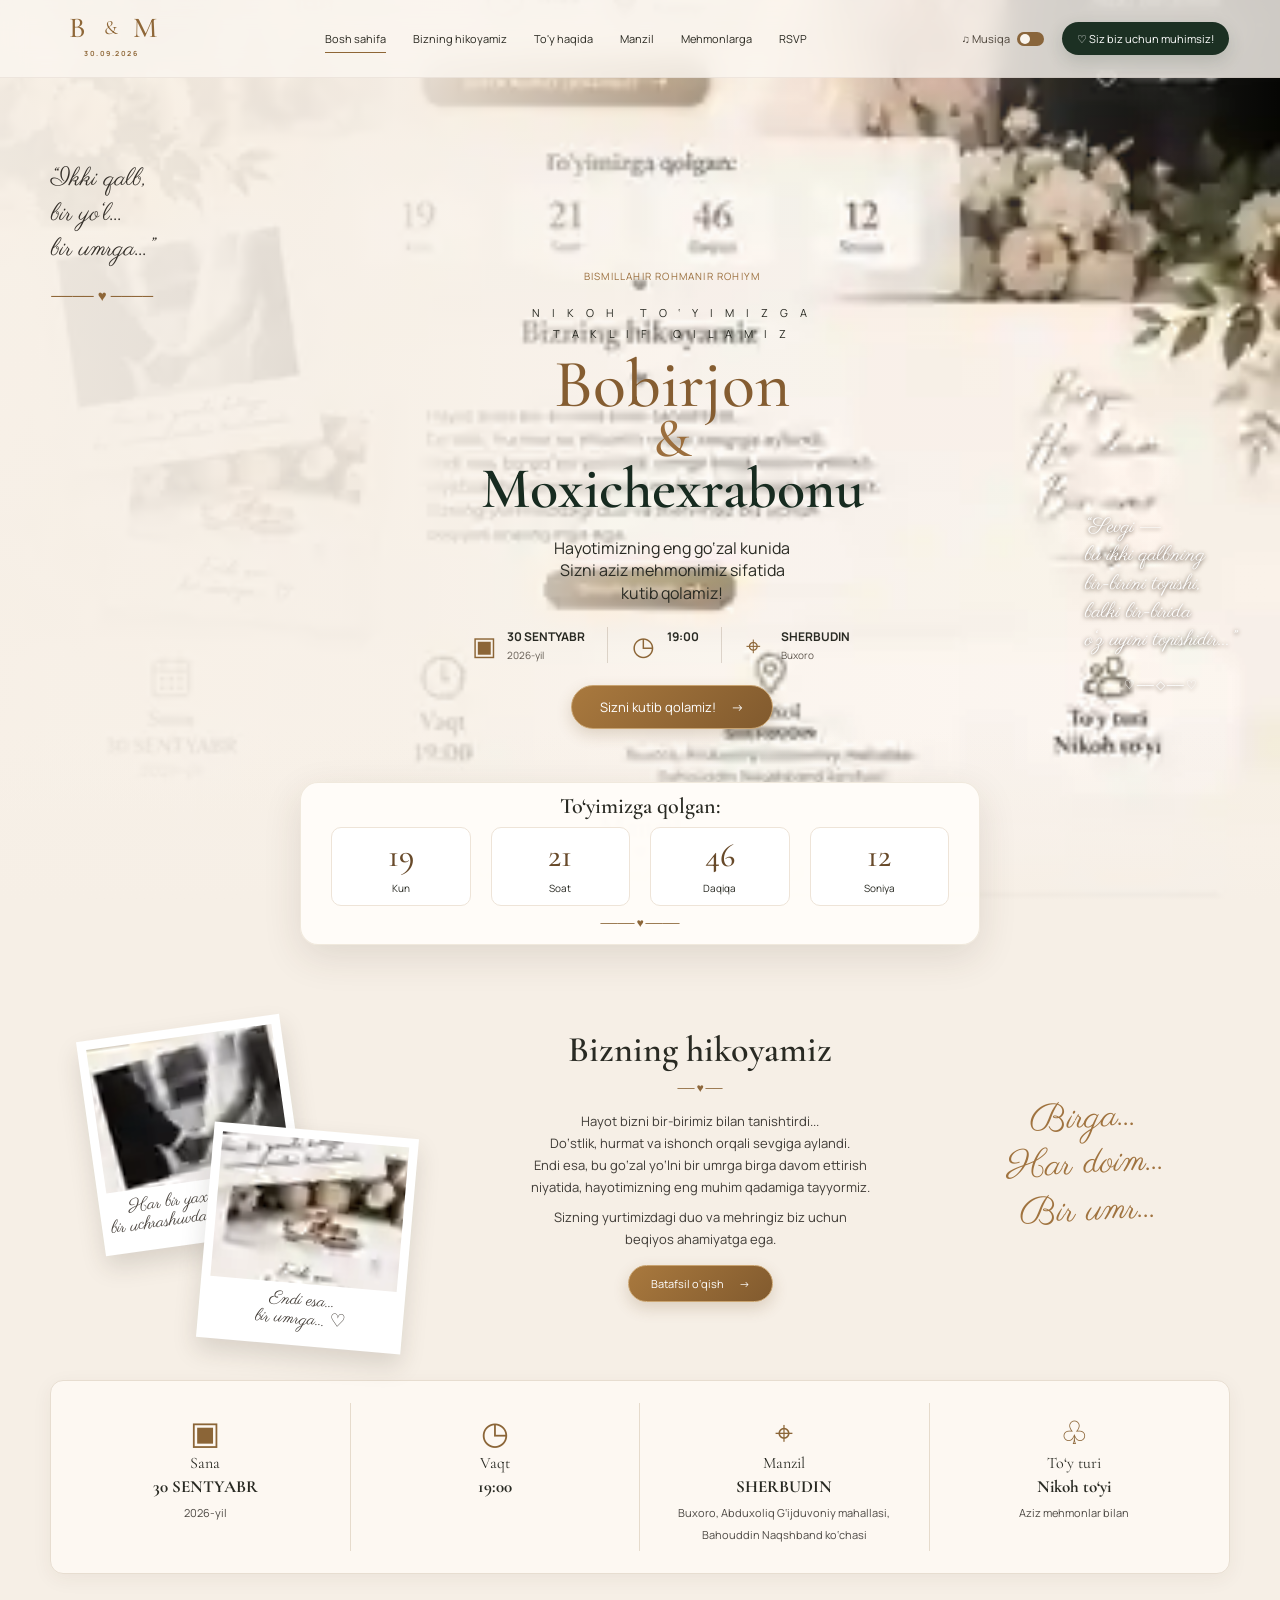
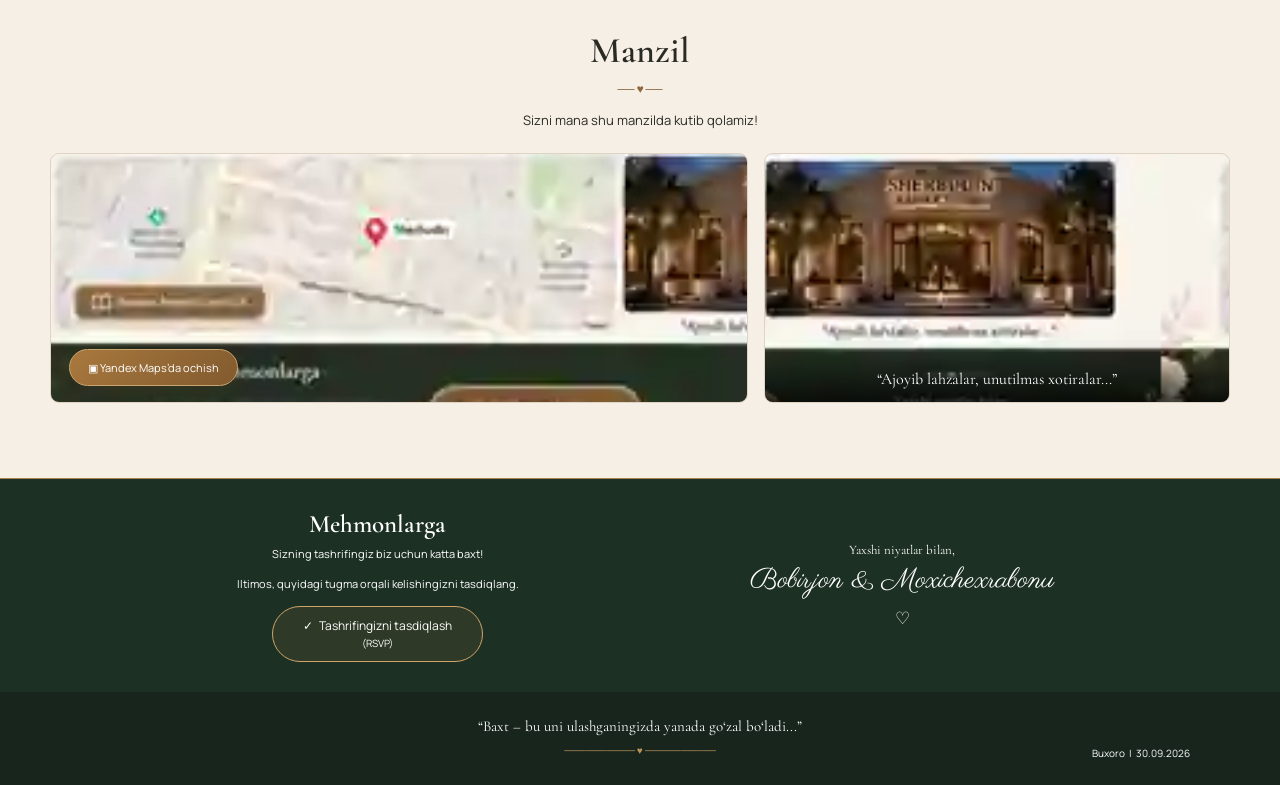
<file: index.html>
<!doctype html><html lang="uz"><head><meta charset="utf-8"><meta name="viewport" content="width=device-width,initial-scale=1"><meta name="theme-color" content="#f5eee5"><title>Bobirjon & Moxichexrabonu — Nikoh to‘yi</title><link rel="preconnect" href="https://fonts.googleapis.com"><link rel="preconnect" href="https://fonts.gstatic.com" crossorigin><link href="https://fonts.googleapis.com/css2?family=Cormorant+Garamond:wght@400;500;600;700&family=Manrope:wght@400;500;600;700&family=Parisienne&display=swap" rel="stylesheet"><link rel="stylesheet" href="style.css"></head><body><main id="site"><div style="min-height:100vh;display:grid;place-items:center;color:#6e5637;font-family:serif">Yuklanmoqda…</div></main><script src="app.js"></script></body></html>
</file>
<file: style.css>
*{box-sizing:border-box}html{scroll-behavior:smooth}body{margin:0;background:#f6efe6;color:#292a23;font-family:Manrope,Arial,sans-serif}a{text-decoration:none;color:inherit}button{font:inherit}.section{width:min(1180px,calc(100% - 56px));margin:auto}.topbar{position:fixed;z-index:50;top:0;left:0;right:0;height:78px;display:flex;align-items:center;justify-content:space-between;padding:0 4%;background:rgba(250,246,239,.82);backdrop-filter:blur(12px);border-bottom:1px solid rgba(100,73,40,.08)}.brand{width:120px;text-align:center;color:#8f6738;font-family:'Cormorant Garamond',serif;font-size:29px;line-height:.65;display:grid;grid-template-columns:1fr auto 1fr;align-items:center}.brand span{font-weight:500}.brand i{font-size:20px;font-style:normal}.brand small{grid-column:1/4;margin-top:11px;font:700 7px Manrope;letter-spacing:.22em}.topbar nav{display:flex;gap:27px;align-items:center}.topbar nav a{font-size:11px;color:#292820;position:relative;white-space:nowrap}.topbar nav a:after{content:'';position:absolute;height:1px;background:#8e6636;left:0;right:100%;bottom:-7px;transition:.2s}.topbar nav a:hover:after,.topbar nav a.active:after{right:0}.top-actions{display:flex;align-items:center;gap:18px}.music{border:0;background:none;color:#4b4339;font-size:11px;display:flex;align-items:center;gap:7px;cursor:pointer}.music span{font-size:15px}.music b{width:27px;height:14px;border-radius:20px;background:#89653b;display:block;position:relative}.music b:after{content:'';width:10px;height:10px;background:#f9f4ed;border-radius:50%;position:absolute;top:2px;left:3px;transition:.2s}.music.on b:after{left:14px}.important{background:#1c3023;color:#fff;border-radius:25px;padding:9px 15px;font-size:11px;box-shadow:0 6px 18px rgba(27,48,35,.16)}.hero{min-height:780px;height:100vh;max-height:930px;position:relative;overflow:hidden;display:flex;align-items:center;justify-content:center;padding-top:78px;background:#efe6d9}.hero-bg{position:absolute;inset:0;background:linear-gradient(90deg,rgba(247,240,231,.94) 0%,rgba(247,240,231,.83) 31%,rgba(247,240,231,.38) 57%,rgba(247,240,231,.02) 100%),url('https://images.unsplash.com/photo-1519741497674-611481863552?auto=format&fit=crop&w=1900&q=88') center/cover}.hero:after{content:'';position:absolute;inset:auto 0 0;height:170px;background:linear-gradient(transparent,#f6efe6);z-index:2}.hero-content{position:relative;z-index:4;text-align:center;width:560px;margin-top:20px;margin-left:5%}.bismillah{font-size:10px;color:#9a6e3c;letter-spacing:.12em;margin:0 0 20px}.invite-label{font-size:11px;line-height:1.9;letter-spacing:.45em;margin-bottom:14px}.hero h1{margin:0;line-height:.75;font-family:'Cormorant Garamond',serif;font-weight:500}.hero h1 span{display:block;font-size:68px;color:#855d31}.hero h1 em{display:block;font-size:55px;color:#9b6e3d;font-style:normal;line-height:1.05}.hero h1 strong{display:block;font-size:58px;font-weight:600;color:#172b20}.hero-text{font-size:16px;line-height:1.4;margin:26px 0 23px}.hero-meta{display:flex;justify-content:center;gap:24px;margin-bottom:22px}.hero-meta>div{display:grid;grid-template-columns:28px auto;column-gap:7px;text-align:left;align-items:center;border-right:1px solid rgba(90,62,31,.18);padding-right:22px}.hero-meta>div:last-child{border:0}.meta-icon{grid-row:1/3;font-size:26px;color:#8c6536}.hero-meta b{font-size:12px}.hero-meta small{font-size:10px;color:#60584f}.gold-btn{display:inline-flex;justify-content:center;align-items:center;gap:15px;background:linear-gradient(135deg,#a9793e,#815a2e);color:#fff;border:1px solid #c9a471;border-radius:28px;padding:12px 28px;box-shadow:0 6px 16px rgba(111,75,31,.2);font-size:13px;transition:.25s}.gold-btn:hover{transform:translateY(-2px);box-shadow:0 10px 24px rgba(111,75,31,.25)}.gold-btn.small{font-size:11px;padding:10px 22px;margin-top:7px}.hero-left-quote,.hero-right-quote{position:absolute;z-index:4;font-family:Parisienne,'Cormorant Garamond',cursive;color:#342f29}.hero-left-quote{left:4%;top:18%;font-size:25px;line-height:1.4}.hero-left-quote p,.hero-right-quote p{margin:0}.tiny-heart{text-align:center;margin-top:20px;color:#8e6637;font-size:15px}.hero-right-quote{right:3.5%;bottom:23%;color:#fff;font-size:21px;line-height:1.35;text-shadow:0 1px 4px #49382a}.hero-right-quote div{margin-top:22px;font-family:Manrope;font-size:12px;text-align:center}.countdown-wrap{position:relative;z-index:10;margin-top:-118px}.countdown-card{width:min(680px,calc(100% - 35px));margin:auto;background:rgba(255,252,248,.97);border:1px solid rgba(150,111,62,.14);border-radius:18px;padding:10px 30px 13px;box-shadow:0 12px 38px rgba(68,50,32,.12);text-align:center}.countdown-card h2{font:600 22px 'Cormorant Garamond',serif;margin:0 0 8px}.countdown{display:grid;grid-template-columns:repeat(4,1fr);gap:20px}.countdown>div{background:#fff;border:1px solid #eee4d8;border-radius:10px;padding:8px 4px}.countdown strong{display:block;font:500 33px 'Cormorant Garamond',serif;color:#684a2a}.countdown span{font-size:10px}.divider-heart{color:#8c6638;font-size:12px;margin-top:8px}.story{min-height:390px;display:grid;grid-template-columns:330px 1fr 210px;gap:45px;align-items:center;padding:70px 40px 65px;position:relative}.story-polaroids{position:relative;height:300px}.polaroid{position:absolute;width:205px;background:#fff;padding:9px 9px 16px;box-shadow:0 12px 25px rgba(56,44,34,.15);margin:0;text-align:center}.polaroid figcaption{font:18px/1.05 Parisienne,cursive;color:#403a34;margin-top:8px}.photo-one{left:0;top:12px;transform:rotate(-8deg)}.photo-two{left:115px;top:115px;transform:rotate(5deg)}.fake-photo{height:145px;background-position:center;background-size:cover;filter:saturate(.75)}.wedding-hands{background-image:url('https://images.unsplash.com/photo-1511285560929-80b456fea0bc?auto=format&fit=crop&w=600&q=80')}.rings{background-image:url('https://images.unsplash.com/photo-1606800052052-a08af7148866?auto=format&fit=crop&w=600&q=80')}.story-copy{text-align:center}.section-kicker{font-size:10px;text-transform:uppercase;letter-spacing:.25em;color:#956c3c;margin:0 0 8px}.story-copy h2,.section-title h2{font:600 36px 'Cormorant Garamond',serif;margin:0}.line-heart{color:#8d673b;font-size:12px;margin:8px 0 14px}.story-copy p:not(.section-kicker){font-size:13px;line-height:1.7;color:#3f3b36;margin:8px 0}.story-script{font:37px/1.25 Parisienne,cursive;color:#a0733f;text-align:center;transform:rotate(-3deg)}.about{display:grid;grid-template-columns:repeat(4,1fr);background:rgba(255,251,246,.82);border:1px solid #e7ddd0;border-radius:13px;padding:22px 10px;box-shadow:0 5px 20px rgba(66,50,34,.06)}.info-card{text-align:center;padding:7px 20px;border-right:1px solid #e6dbcc}.info-card:last-child{border:0}.big-icon{font-size:32px;color:#8b6537;height:43px}.info-card span{display:block;font:16px 'Cormorant Garamond',serif}.info-card b{display:block;font:700 17px 'Cormorant Garamond',serif;margin:3px 0}.info-card small{font-size:11px;line-height:1.5;color:#4d4944}.location{padding:55px 0 75px}.section-title{text-align:center;margin-bottom:24px}.section-title>p:last-child{margin:0;font-size:13px}.location-grid{display:grid;grid-template-columns:1.2fr .8fr;gap:16px}.map-box,.venue{position:relative;border-radius:9px;overflow:hidden;min-height:250px;border:1px solid #dfd3c4}.map-box iframe{width:100%;height:300px;border:0;display:block}.map-btn{position:absolute;bottom:16px;left:18px;font-size:11px;padding:10px 18px}.venue img{width:100%;height:300px;object-fit:cover;display:block}.venue-caption{position:absolute;bottom:0;left:0;right:0;padding:18px 10px 13px;text-align:center;background:linear-gradient(transparent,rgba(0,0,0,.72));color:#fff;font:16px 'Cormorant Garamond',serif}.guest-banner{position:relative;overflow:hidden;background:#1d3024;color:#fff;min-height:190px;display:grid;grid-template-columns:1fr 1fr;align-items:center;padding:30px 9%;border-top:1px solid #a68150}.guest-content{text-align:center}.guest-content h2{font:600 25px 'Cormorant Garamond',serif;margin:0 0 7px}.guest-content p:not(.section-kicker){font-size:11px;margin:0 0 15px}.section-kicker.light{color:#c7a06c}.outline-btn{display:inline-block;border:1px solid #d0a56a;border-radius:28px;padding:10px 30px;color:#fff;font-size:12px;background:rgba(173,124,61,.12)}.outline-btn small{font-size:10px}.signature{text-align:center;font-family:'Cormorant Garamond',serif}.signature p{margin:0 0 3px;font-size:13px}.signature strong{font:28px Parisienne,cursive;color:#fff}.signature span{display:block;font-size:17px;margin-top:8px}.footer-quote{background:#18251d;color:#fff;text-align:center;padding:25px 20px 28px;position:relative}.footer-quote p{font:15px 'Cormorant Garamond',serif;margin:0 0 8px}.footer-quote div{color:#b99159;font-size:10px}.footer-quote span{position:absolute;right:7%;bottom:25px;font-size:10px}.topbar~main{overflow:hidden}@media(max-width:1000px){.topbar nav{gap:13px}.topbar nav a{font-size:9px}.top-actions{gap:8px}.important{font-size:9px;padding:8px 11px}.hero-left-quote{left:2%;font-size:19px}.hero-right-quote{right:2%;font-size:16px}.story{grid-template-columns:280px 1fr 150px;gap:20px}.story-script{font-size:29px}}@media(max-width:760px){.topbar{height:62px;padding:0 15px}.brand{width:75px;font-size:21px}.brand small{font-size:5px}.topbar nav{display:none}.music{font-size:0}.important{font-size:8px}.hero{min-height:760px;height:auto;padding:110px 15px 130px;align-items:flex-start}.hero-bg{background:linear-gradient(90deg,rgba(247,240,231,.9),rgba(247,240,231,.5)),url('https://images.unsplash.com/photo-1519741497674-611481863552?auto=format&fit=crop&w=1200&q=88') 64% center/cover}.hero-content{width:100%;margin:0}.hero-left-quote{display:none}.hero-right-quote{right:8%;bottom:95px;font-size:15px}.hero h1 span{font-size:56px}.hero h1 em{font-size:42px}.hero h1 strong{font-size:46px}.invite-label{font-size:9px}.hero-text{font-size:13px}.hero-meta{gap:7px}.hero-meta>div{padding-right:8px;grid-template-columns:21px auto}.meta-icon{font-size:19px}.hero-meta b{font-size:9px}.hero-meta small{font-size:8px}.countdown-wrap{margin-top:-65px}.countdown-card{padding:10px 12px}.countdown{gap:6px}.countdown strong{font-size:27px}.countdown span{font-size:8px}.section{width:min(100% - 26px,1180px)}.story{display:block;padding:60px 10px}.story-polaroids{height:320px;width:320px;margin:auto}.story-copy h2,.section-title h2{font-size:32px}.story-script{display:none}.about{grid-template-columns:1fr 1fr;gap:0}.info-card{padding:16px 8px;border-bottom:1px solid #e6dbcc}.info-card:nth-child(2){border-right:0}.info-card:nth-child(3){border-bottom:0}.info-card:nth-child(4){border-bottom:0;border-right:0}.location-grid{grid-template-columns:1fr}.map-box iframe,.venue img{height:260px}.guest-banner{grid-template-columns:1fr;padding:38px 20px;gap:30px}.footer-quote span{position:static;display:block;margin-top:12px}}
</file>
